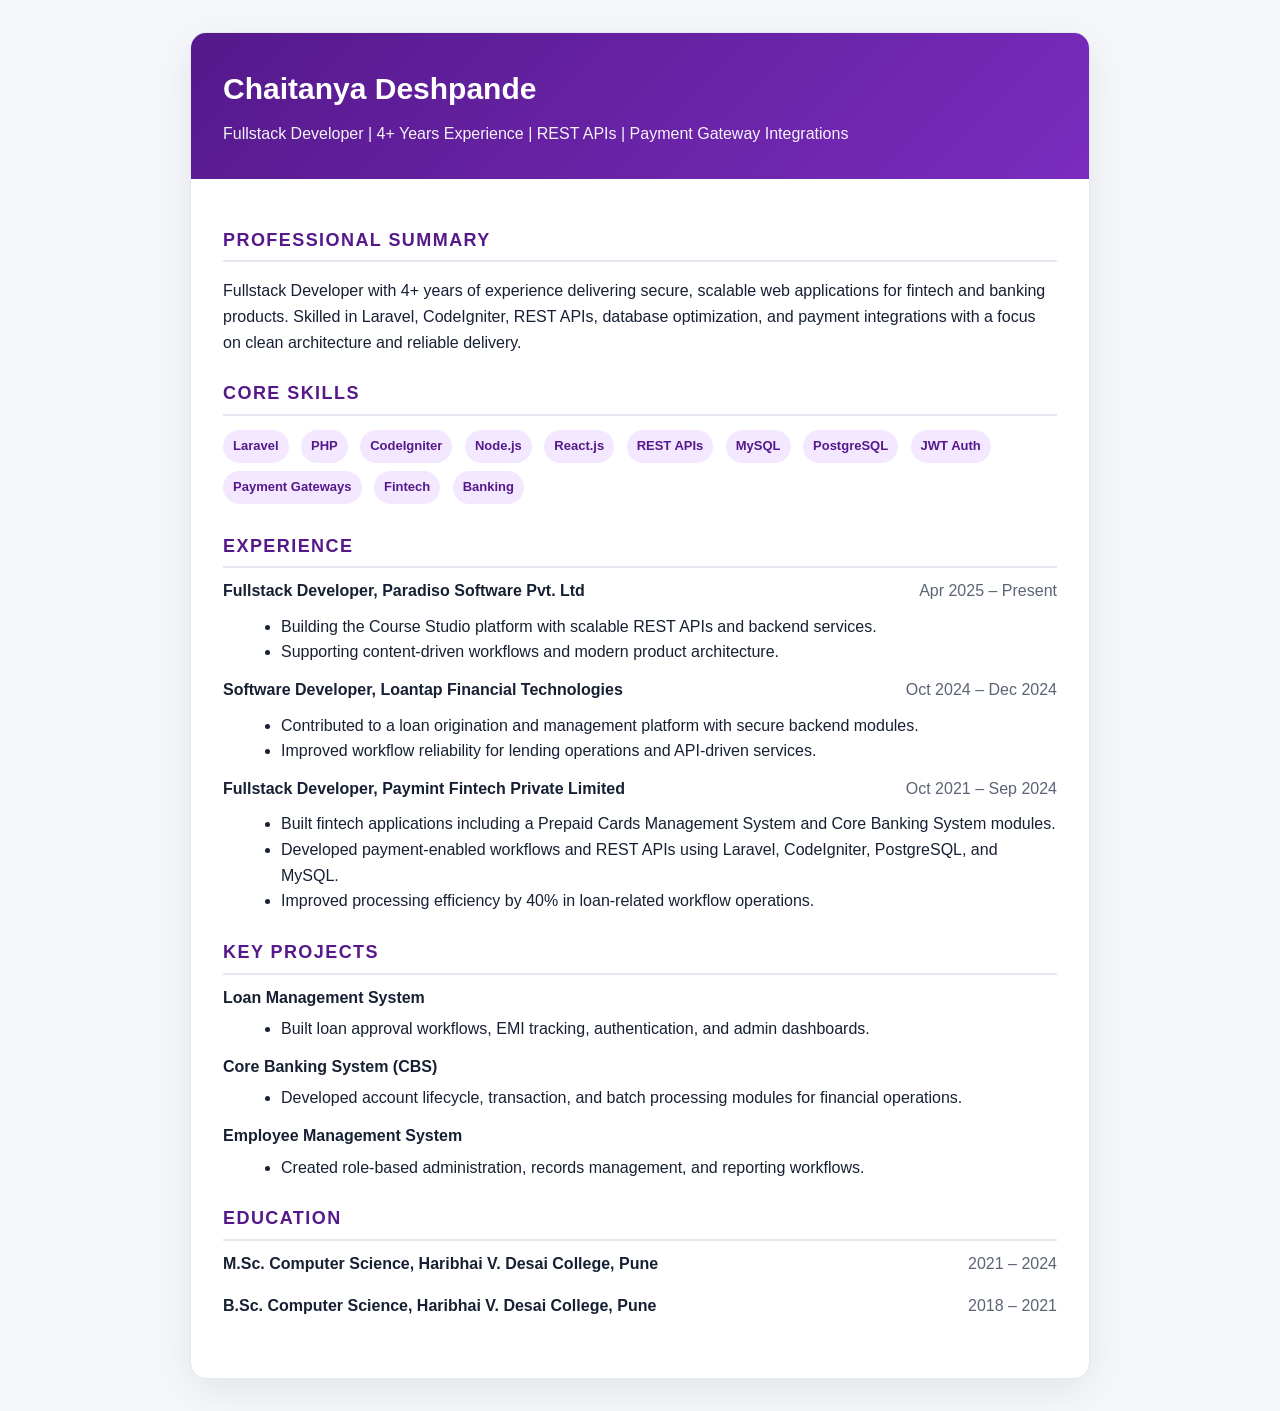
<file: resume.html>
<!DOCTYPE html>
<html lang="en">
<head>
  <meta charset="UTF-8" />
  <meta name="viewport" content="width=device-width, initial-scale=1.0" />
  <title>Chaitanya Deshpande | Resume</title>
  <style>
    :root {
      color-scheme: light dark;
      --bg: #f5f7fb;
      --card: #ffffff;
      --text: #172033;
      --muted: #5b6474;
      --accent: #55198b;
      --border: #e4e8f0;
    }
    * { box-sizing: border-box; }
    body {
      margin: 0;
      font-family: Arial, Helvetica, sans-serif;
      background: var(--bg);
      color: var(--text);
      line-height: 1.6;
    }
    .page {
      max-width: 900px;
      margin: 32px auto;
      background: var(--card);
      border: 1px solid var(--border);
      box-shadow: 0 12px 40px rgba(0,0,0,0.08);
      border-radius: 16px;
      overflow: hidden;
    }
    .header {
      background: linear-gradient(135deg, var(--accent), #7b2cbf);
      color: white;
      padding: 32px;
    }
    .header h1 { margin: 0 0 8px; font-size: 30px; }
    .header p { margin: 0; opacity: 0.95; }
    .content { padding: 32px; }
    .section { margin-bottom: 24px; }
    .section h2 {
      font-size: 18px;
      text-transform: uppercase;
      letter-spacing: 0.08em;
      color: var(--accent);
      margin-bottom: 10px;
      border-bottom: 2px solid var(--border);
      padding-bottom: 6px;
    }
    .row { display: flex; justify-content: space-between; gap: 12px; flex-wrap: wrap; }
    .item { margin-bottom: 12px; }
    .item strong { display: block; margin-bottom: 4px; }
    .muted { color: var(--muted); }
    ul { margin: 6px 0 0 18px; }
    .pill {
      display: inline-block;
      padding: 6px 10px;
      background: #f3e8ff;
      color: var(--accent);
      border-radius: 999px;
      font-size: 13px;
      font-weight: 700;
      margin: 4px 8px 4px 0;
    }
    @media print {
      body { background: white; }
      .page { box-shadow: none; border: 0; margin: 0; border-radius: 0; }
    }
  </style>
</head>
<body>
  <div class="page">
    <div class="header">
      <h1>Chaitanya Deshpande</h1>
      <p>Fullstack Developer | 4+ Years Experience | REST APIs | Payment Gateway Integrations</p>
    </div>
    <div class="content">
      <div class="section">
        <h2>Professional Summary</h2>
        <p>Fullstack Developer with 4+ years of experience delivering secure, scalable web applications for fintech and banking products. Skilled in Laravel, CodeIgniter, REST APIs, database optimization, and payment integrations with a focus on clean architecture and reliable delivery.</p>
      </div>

      <div class="section">
        <h2>Core Skills</h2>
        <div>
          <span class="pill">Laravel</span>
          <span class="pill">PHP</span>
          <span class="pill">CodeIgniter</span>
          <span class="pill">Node.js</span>
          <span class="pill">React.js</span>
          <span class="pill">REST APIs</span>
          <span class="pill">MySQL</span>
          <span class="pill">PostgreSQL</span>
          <span class="pill">JWT Auth</span>
          <span class="pill">Payment Gateways</span>
          <span class="pill">Fintech</span>
          <span class="pill">Banking</span>
        </div>
      </div>

      <div class="section">
        <h2>Experience</h2>
        <div class="item">
          <div class="row"><strong>Fullstack Developer, Paradiso Software Pvt. Ltd</strong><span class="muted">Apr 2025 – Present</span></div>
          <ul>
            <li>Building the Course Studio platform with scalable REST APIs and backend services.</li>
            <li>Supporting content-driven workflows and modern product architecture.</li>
          </ul>
        </div>
        <div class="item">
          <div class="row"><strong>Software Developer, Loantap Financial Technologies</strong><span class="muted">Oct 2024 – Dec 2024</span></div>
          <ul>
            <li>Contributed to a loan origination and management platform with secure backend modules.</li>
            <li>Improved workflow reliability for lending operations and API-driven services.</li>
          </ul>
        </div>
        <div class="item">
          <div class="row"><strong>Fullstack Developer, Paymint Fintech Private Limited</strong><span class="muted">Oct 2021 – Sep 2024</span></div>
          <ul>
            <li>Built fintech applications including a Prepaid Cards Management System and Core Banking System modules.</li>
            <li>Developed payment-enabled workflows and REST APIs using Laravel, CodeIgniter, PostgreSQL, and MySQL.</li>
            <li>Improved processing efficiency by 40% in loan-related workflow operations.</li>
          </ul>
        </div>
      </div>

      <div class="section">
        <h2>Key Projects</h2>
        <div class="item">
          <strong>Loan Management System</strong>
          <ul>
            <li>Built loan approval workflows, EMI tracking, authentication, and admin dashboards.</li>
          </ul>
        </div>
        <div class="item">
          <strong>Core Banking System (CBS)</strong>
          <ul>
            <li>Developed account lifecycle, transaction, and batch processing modules for financial operations.</li>
          </ul>
        </div>
        <div class="item">
          <strong>Employee Management System</strong>
          <ul>
            <li>Created role-based administration, records management, and reporting workflows.</li>
          </ul>
        </div>
      </div>

      <div class="section">
        <h2>Education</h2>
        <div class="item">
          <div class="row"><strong>M.Sc. Computer Science, Haribhai V. Desai College, Pune</strong><span class="muted">2021 – 2024</span></div>
        </div>
        <div class="item">
          <div class="row"><strong>B.Sc. Computer Science, Haribhai V. Desai College, Pune</strong><span class="muted">2018 – 2021</span></div>
        </div>
      </div>
    </div>
  </div>
</body>
</html>
</file>
